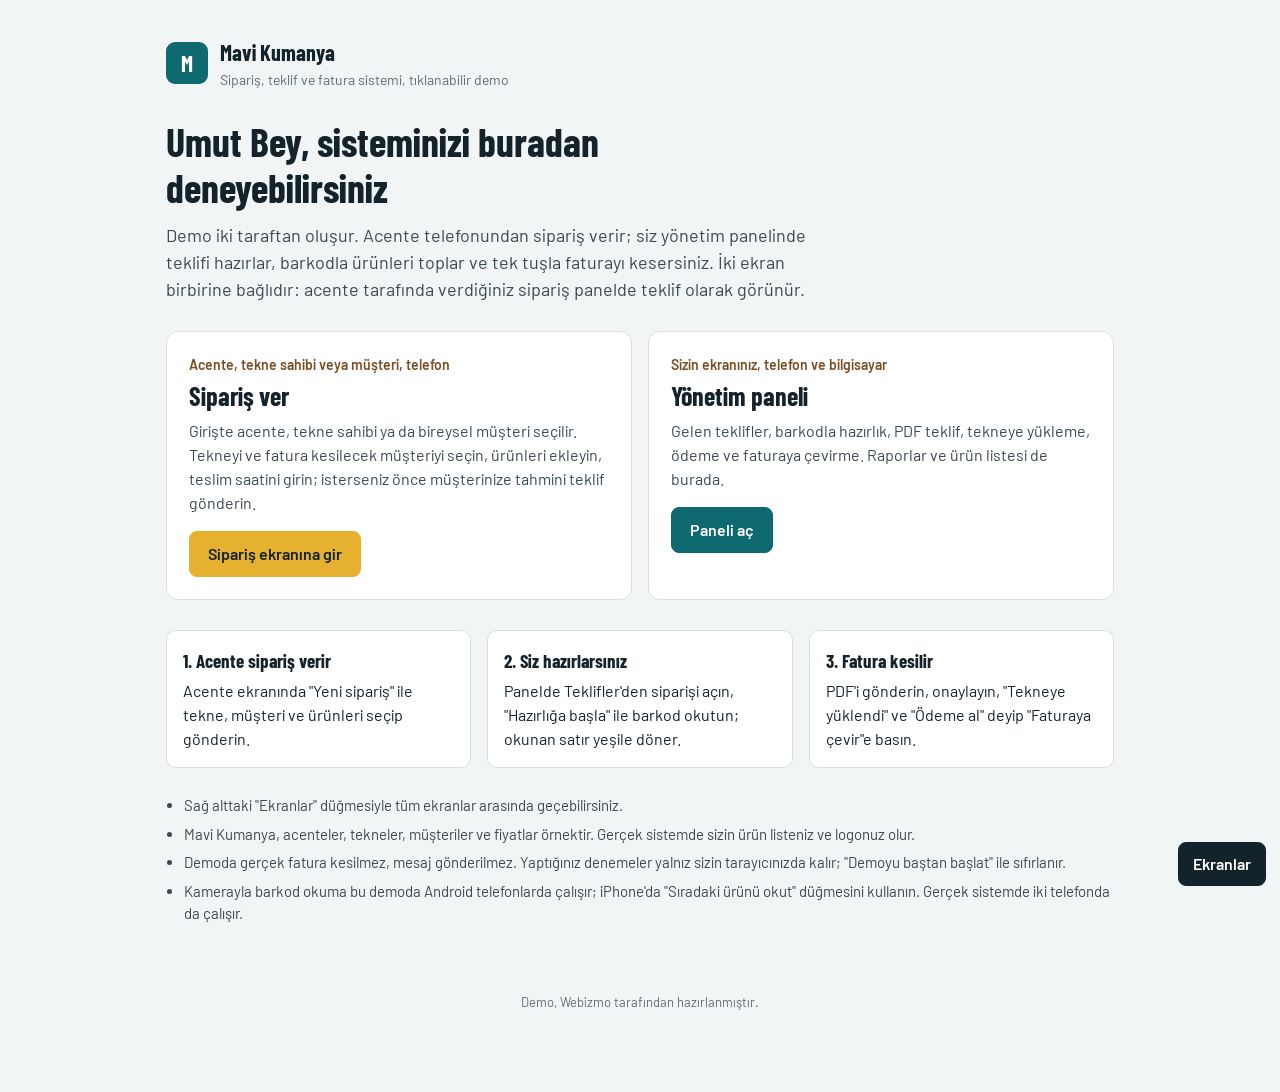
<file: index.html>
<!DOCTYPE html>
<html lang="tr">
<head>
<meta charset="UTF-8">
<meta name="viewport" content="width=device-width, initial-scale=1">
<meta name="robots" content="noindex">
<title>Mavi Kumanya demo</title>
<link rel="stylesheet" href="style.css">
</head>
<body>
<div class="home">
  <div class="top"><div class="mark">M</div><div><b style="font-family:'Barlow Condensed';font-size:22px">Mavi Kumanya</b><div class="small muted">Sipariş, teklif ve fatura sistemi, tıklanabilir demo</div></div></div>
  <h1>Umut Bey, sisteminizi buradan deneyebilirsiniz</h1>
  <p class="lead">Demo iki taraftan oluşur. Acente telefonundan sipariş verir; siz yönetim panelinde teklifi hazırlar, barkodla ürünleri toplar ve tek tuşla faturayı kesersiniz. İki ekran birbirine bağlıdır: acente tarafında verdiğiniz sipariş panelde teklif olarak görünür.</p>

  <div class="doors">
    <a class="door" href="acente.html">
      <div class="who">Acente, tekne sahibi veya müşteri, telefon</div>
      <h2>Sipariş ver</h2>
      <p>Girişte acente, tekne sahibi ya da bireysel müşteri seçilir. Tekneyi ve fatura kesilecek müşteriyi seçin, ürünleri ekleyin, teslim saatini girin; isterseniz önce müşterinize tahmini teklif gönderin.</p>
      <span class="btn flag go">Sipariş ekranına gir</span>
    </a>
    <a class="door" href="panel.html">
      <div class="who">Sizin ekranınız, telefon ve bilgisayar</div>
      <h2>Yönetim paneli</h2>
      <p>Gelen teklifler, barkodla hazırlık, PDF teklif, tekneye yükleme, ödeme ve faturaya çevirme. Raporlar ve ürün listesi de burada.</p>
      <span class="btn go">Paneli aç</span>
    </a>
  </div>

  <div class="steps">
    <div><b>1. Acente sipariş verir</b>Acente ekranında "Yeni sipariş" ile tekne, müşteri ve ürünleri seçip gönderin.</div>
    <div><b>2. Siz hazırlarsınız</b>Panelde Teklifler'den siparişi açın, "Hazırlığa başla" ile barkod okutun; okunan satır yeşile döner.</div>
    <div><b>3. Fatura kesilir</b>PDF'i gönderin, onaylayın, "Tekneye yüklendi" ve "Ödeme al" deyip "Faturaya çevir"e basın.</div>
  </div>

  <ul class="notes">
    <li>Sağ alttaki "Ekranlar" düğmesiyle tüm ekranlar arasında geçebilirsiniz.</li>
    <li>Mavi Kumanya, acenteler, tekneler, müşteriler ve fiyatlar örnektir. Gerçek sistemde sizin ürün listeniz ve logonuz olur.</li>
    <li>Demoda gerçek fatura kesilmez, mesaj gönderilmez. Yaptığınız denemeler yalnız sizin tarayıcınızda kalır; "Demoyu baştan başlat" ile sıfırlanır.</li>
    <li>Kamerayla barkod okuma bu demoda Android telefonlarda çalışır; iPhone'da "Sıradaki ürünü okut" düğmesini kullanın. Gerçek sistemde iki telefonda da çalışır.</li>
  </ul>
</div>
<div class="foot">Demo, Webizmo tarafından hazırlanmıştır.</div>
<script src="store.js"></script>
</body>
</html>
</file>
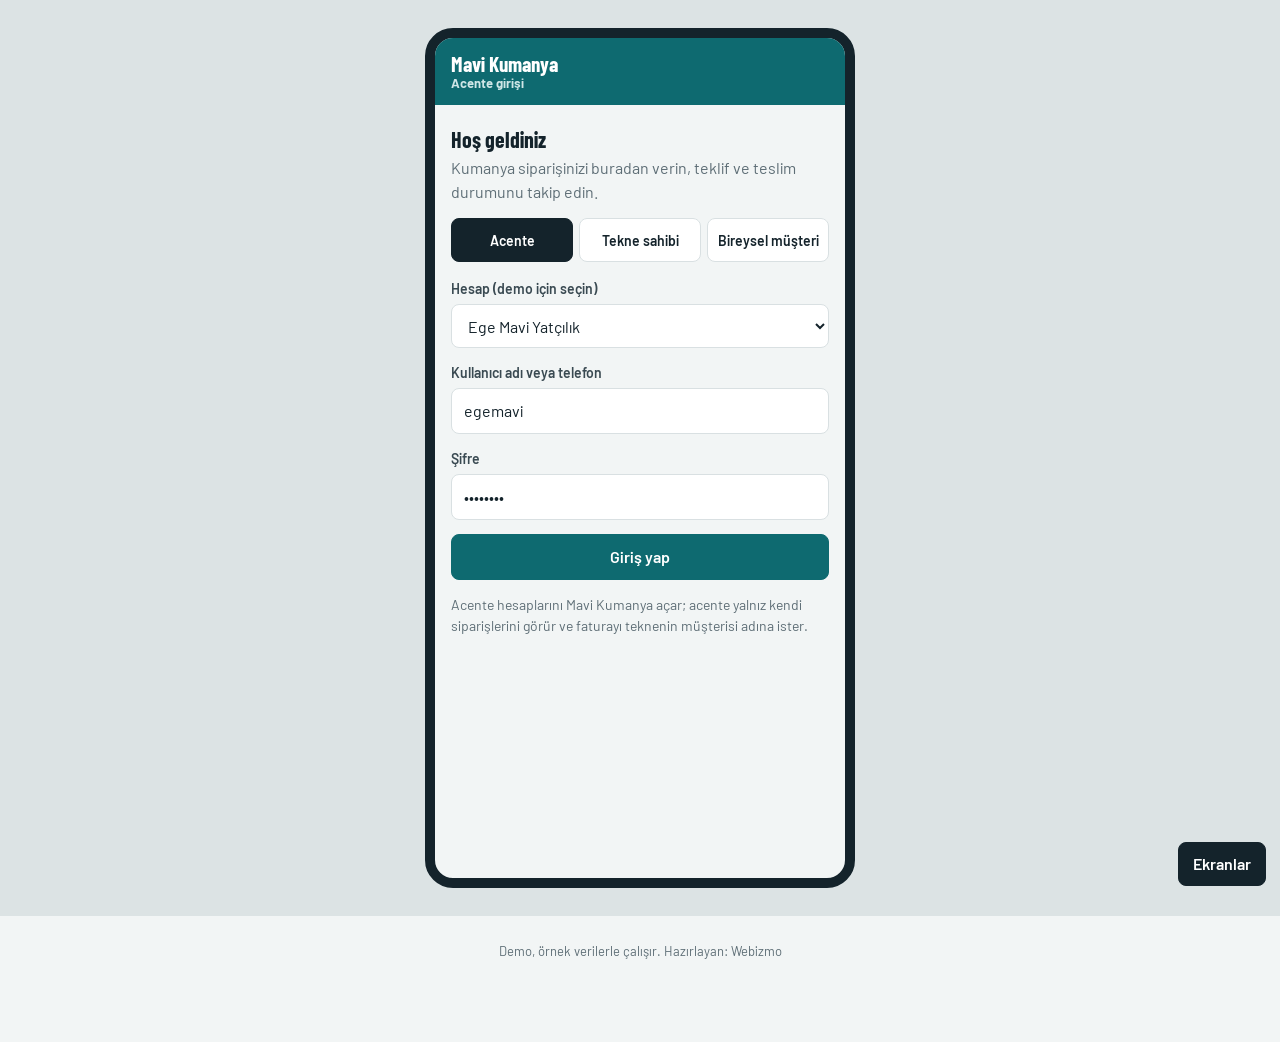
<file: acente.html>
<!DOCTYPE html>
<html lang="tr">
<head>
<meta charset="UTF-8">
<meta name="viewport" content="width=device-width, initial-scale=1">
<meta name="robots" content="noindex">
<meta name="theme-color" content="#0E6A70">
<title>Acente ekranı, Mavi Kumanya demo</title>
<link rel="stylesheet" href="style.css">
</head>
<body class="app">
<div class="phone-wrap">
  <div class="phone">
    <div class="appbar">
      <button type="button" id="back" class="hide" aria-label="Geri">Geri</button>
      <h1 id="title">Mavi Kumanya</h1>
      <button type="button" id="logout" class="hide">Çıkış</button>
    </div>
    <div class="scroll" id="view"></div>
    <div class="tabbar hide" id="tabs">
      <button type="button" data-go="liste">Siparişlerim</button>
      <button type="button" data-go="yeni" class="plus"><span>+</span>Yeni sipariş</button>
    </div>
  </div>
</div>
<div class="foot">Demo, örnek verilerle çalışır. Hazırlayan: Webizmo</div>
<script src="store.js"></script>
<script src="acente.js"></script>
</body>
</html>
</file>
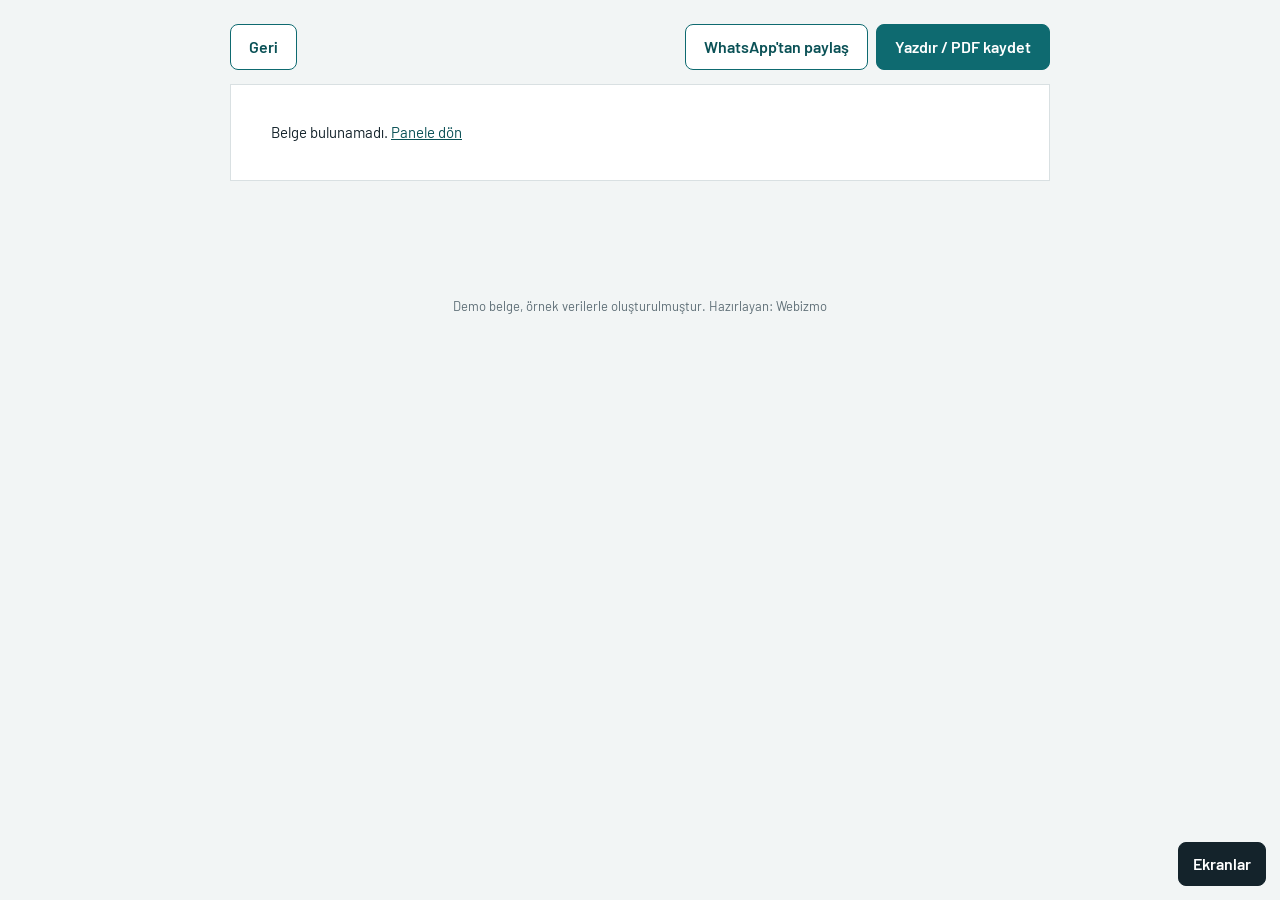
<file: belge.html>
<!DOCTYPE html>
<html lang="tr">
<head>
<meta charset="UTF-8">
<meta name="viewport" content="width=device-width, initial-scale=1">
<meta name="robots" content="noindex">
<title>Teklif / fatura, Mavi Kumanya demo</title>
<link rel="stylesheet" href="style.css">
</head>
<body>
<div class="doc-wrap">
  <div class="doc-tools">
    <button type="button" class="btn alt" onclick="history.length > 1 ? history.back() : location.href = 'panel.html'">Geri</button>
    <div class="acts">
      <button type="button" class="btn alt" id="share">WhatsApp'tan paylaş</button>
      <button type="button" class="btn" onclick="window.print()">Yazdır / PDF kaydet</button>
    </div>
  </div>
  <div class="doc" id="doc"></div>
</div>
<div class="foot">Demo belge, örnek verilerle oluşturulmuştur. Hazırlayan: Webizmo</div>
<script src="store.js"></script>
<script>
(function () {
  const qs = new URLSearchParams(location.search);
  const o = order(qs.get('id')), isInv = qs.get('tip') === 'fatura';
  const doc = $('#doc');
  if (!o) { doc.innerHTML = '<p>Belge bulunamadı. <a href="panel.html">Panele dön</a></p>'; return; }
  const c = cust(o.c), f = isInv ? S.invoices.find(x => x.id === o.invoiceId) : null;
  const vat = kdvSplit(o), sum = total(o);
  document.title = (isInv ? 'Fatura ' + (f ? f.no : '') : 'Teklif ' + o.no) + ', Mavi Kumanya demo';
  doc.innerHTML = `
    <div class="dh">
      <div><div style="display:flex;align-items:center;gap:10px"><div class="mark">M</div><b style="font-family:'Barlow Condensed';font-size:22px">Mavi Kumanya</b></div>
        <p class="small muted" style="margin-top:6px">Tekne kumanya tedariki<br>Göcek / Fethiye, 0252 000 00 00</p></div>
      <div style="text-align:right"><h1>${isInv ? esc(f ? f.type : '') + ' Fatura' : (o.status === 'musteri' || o.status === 'yeni' ? 'Tahmini Kumanya Teklifi' : 'Kumanya Teklifi')}</h1>
        <p class="small">${isInv && f ? 'Fatura no: <b>' + f.no + '</b><br>Tarih: ' + trDate(f.date) : 'Teklif no: <b>' + o.no + '</b>, sürüm ' + o.version + '<br>Tarih: ' + trDate(dayStr(0))}</p></div>
    </div>
    <div class="two">
      <div><small>${isInv ? 'Alıcı' : 'Fatura kesilecek müşteri'}</small><b>${esc(c.name)}</b><br>${esc(c.taxNo)}<br>${esc(c.addr)}</div>
      <div><small>Tekne ve teslim</small><b>${esc(boat(o.b).name)}</b>, ${esc(agency(o.a).name)}<br>${trDate(o.date)} ${o.time}<br>${esc(o.place)}</div>
    </div>
    <div class="tw"><table class="t"><thead><tr><th>Ürün</th><th class="r">Miktar</th><th class="r">Birim fiyat</th><th class="r">KDV</th><th class="r">Tutar</th></tr></thead><tbody>
      ${o.lines.map(l => { const p = prod(l.pid); return `<tr><td>${esc(p.name)}</td><td class="r">${qtyTxt(lineQty(l), p.unit)}</td><td class="r num">${money(l.price)}</td><td class="r">%${p.kdv}</td><td class="r num">${money(lineTotal(l))}</td></tr>`; }).join('')}
    </tbody></table></div>
    <div class="totals">
      ${vat.map(v => `<div class="sumrow small"><span>Matrah (%${v.k})</span><span class="num">${money(v.net)}</span></div><div class="sumrow small"><span>KDV %${v.k}</span><span class="num">${money(v.vat)}</span></div>`).join('')}
      <div class="sumrow tot"><span>${isInv ? 'Ödenecek tutar' : 'Teklif tutarı'}</span><span class="num">${money(sum)}</span></div>
    </div>
    <p class="note">${isInv
      ? 'Bu belge demodur; gerçek fatura özel entegratör üzerinden GİB\'e iletilir ve müşterinin e-posta adresine gönderilir.'
      : 'Gramajlı ürünlerde tutar tartıma göre netleşmiştir. İlave ürünler eklendiğinde teklif yeni sürümle yeniden gönderilir. Teklif teslim tarihine kadar geçerlidir.'}
      Fiyat ve KDV oranları örnektir.</p>`;
  $('#share').onclick = () => toast('Gerçek sistemde PDF telefonun paylaşım menüsüyle WhatsApp\'tan gönderilir.');
})();
</script>
</body>
</html>
</file>
<file: style.css>
@import url('https://fonts.googleapis.com/css2?family=Barlow:wght@400;500;600;700&family=Barlow+Condensed:wght@600;700&display=swap');

:root{
  --ink:#14232B;
  --ink-2:#3A4A52;
  --muted:#5E6E76;
  --line:#D9E0E2;
  --bg:#F2F5F5;
  --card:#FFFFFF;
  --sea:#0E6A70;
  --sea-d:#0A5156;
  --sea-l:#DCEFEF;
  --teak:#7A4E24;
  --flag:#E5B12E;
  --flag-l:#FBF1D4;
  --ok:#23824F;
  --ok-l:#DDF2E5;
  --warn:#B4541B;
  --warn-l:#F8E6DA;
  --r:10px;
}
*{box-sizing:border-box;margin:0;padding:0}
html{-webkit-text-size-adjust:100%}
body{font-family:"Barlow",system-ui,sans-serif;font-size:16px;line-height:1.5;color:var(--ink);background:var(--bg)}
h1,h2,h3{font-family:"Barlow Condensed","Barlow",sans-serif;font-weight:700;line-height:1.15;color:var(--ink)}
h1{font-size:30px}
h2{font-size:22px}
h3{font-size:18px}
a{color:var(--sea-d)}
button,input,select,textarea{font:inherit;color:inherit}
:focus-visible{outline:3px solid var(--flag);outline-offset:2px}
.num{font-variant-numeric:tabular-nums}
.muted{color:var(--muted)}
.small{font-size:14px}
.hide{display:none!important}

/* düğmeler */
.btn{display:inline-flex;align-items:center;justify-content:center;gap:8px;min-height:44px;padding:10px 18px;border-radius:8px;border:1px solid var(--sea);background:var(--sea);color:#fff;font-weight:600;cursor:pointer;text-decoration:none;white-space:nowrap}
.btn:hover{background:var(--sea-d)}
.btn.alt{background:#fff;color:var(--sea-d)}
.btn.alt:hover{background:var(--sea-l)}
.btn.flag{background:var(--flag);border-color:var(--flag);color:var(--ink)}
.btn.flag:hover{background:#d6a222}
.btn.okb{background:var(--ok);border-color:var(--ok)}
.btn.sm{min-height:36px;padding:6px 12px;font-size:14px}
.btn.block{width:100%}
.btn[disabled]{opacity:.45;cursor:not-allowed}
.linkbtn{background:none;border:0;color:var(--sea-d);font-weight:600;cursor:pointer;text-decoration:underline;padding:4px 0}

/* form */
label.f{display:block;margin-bottom:14px}
label.f span{display:block;font-size:14px;font-weight:600;color:var(--ink-2);margin-bottom:5px}
.inp{width:100%;min-height:44px;padding:10px 12px;border:1px solid var(--line);border-radius:8px;background:#fff}
.inp:focus{border-color:var(--sea)}

/* durum etiketleri */
.st{display:inline-block;padding:3px 10px;border-radius:6px;font-size:13px;font-weight:600;white-space:nowrap}
.st-musteri{background:#ECEFF1;color:var(--ink-2)}
.st-yeni{background:var(--flag-l);color:#7A5A00}
.st-hazirlaniyor{background:var(--warn-l);color:var(--warn)}
.st-teklif{background:var(--sea-l);color:var(--sea-d)}
.st-onaylandi{background:#E4E9F7;color:#2F4A8A}
.st-yuklendi{background:#EDE6DD;color:var(--teak)}
.st-faturalandi{background:var(--ok-l);color:var(--ok)}

/* kart, tablo */
.card{background:var(--card);border:1px solid var(--line);border-radius:var(--r);padding:18px}
table.t{width:100%;border-collapse:collapse;font-size:15px}
table.t th{text-align:left;font-size:13px;font-weight:600;color:var(--muted);padding:8px 10px;border-bottom:1px solid var(--line)}
table.t td{padding:10px;border-bottom:1px solid var(--line);vertical-align:middle}
table.t tr.click{cursor:pointer}
table.t tr.click:hover td{background:#F7FAFA}
.r{text-align:right}
.tw{overflow-x:auto}

/* bildirim */
.toast{position:fixed;left:50%;bottom:84px;transform:translateX(-50%);background:var(--ink);color:#fff;padding:12px 18px;border-radius:8px;font-size:15px;max-width:min(92vw,460px);z-index:60;box-shadow:0 6px 18px rgba(0,0,0,.18)}

/* modal */
.modal{position:fixed;inset:0;background:rgba(20,35,43,.5);display:flex;align-items:center;justify-content:center;padding:16px;z-index:50}
.modal .box{background:#fff;border-radius:12px;max-width:480px;width:100%;padding:22px;max-height:90vh;overflow:auto}
.modal .box h3{margin-bottom:10px}
.modal .acts{display:flex;gap:10px;justify-content:flex-end;margin-top:18px;flex-wrap:wrap}

/* ekranlar düğmesi */
.screens{position:fixed;right:14px;bottom:14px;z-index:40}
.screens>button{min-height:44px;padding:8px 14px;border-radius:8px;border:1px solid var(--ink);background:var(--ink);color:#fff;font-weight:600;cursor:pointer}
.screens nav{position:absolute;right:0;bottom:52px;background:#fff;border:1px solid var(--line);border-radius:10px;padding:8px;width:250px;box-shadow:0 8px 24px rgba(0,0,0,.14)}
.screens nav a{display:block;padding:9px 10px;border-radius:6px;text-decoration:none;color:var(--ink);font-size:15px}
.screens nav a:hover{background:var(--bg)}
.screens nav .sep{border-top:1px solid var(--line);margin:6px 0}

.foot{font-size:13px;color:var(--muted);text-align:center;padding:26px 16px 80px}

/* ---------- giriş sayfası ---------- */
.home{max-width:980px;margin:0 auto;padding:36px 16px}
.home .top{display:flex;align-items:center;gap:12px;margin-bottom:28px}
.mark{width:42px;height:42px;border-radius:9px;background:var(--sea);color:#fff;display:flex;align-items:center;justify-content:center;font-family:"Barlow Condensed";font-size:22px;font-weight:700}
.home h1{font-size:40px;max-width:640px}
.home .lead{font-size:18px;color:var(--ink-2);max-width:640px;margin:12px 0 28px}
.doors{display:grid;grid-template-columns:1fr 1fr;gap:16px}
.door{display:block;text-decoration:none;color:inherit;background:#fff;border:1px solid var(--line);border-radius:12px;padding:22px}
.door:hover{border-color:var(--sea)}
.door .who{font-size:14px;font-weight:600;color:var(--teak)}
.door h2{margin:6px 0 8px;font-size:26px}
.door p{color:var(--ink-2)}
.door .go{margin-top:16px}
.steps{margin-top:30px;display:grid;grid-template-columns:repeat(3,1fr);gap:16px}
.steps div{background:#fff;border:1px solid var(--line);border-radius:10px;padding:16px}
.steps b{display:block;font-family:"Barlow Condensed";font-size:19px;margin-bottom:4px}
.notes{margin-top:26px;font-size:15px;color:var(--ink-2)}
.notes li{margin:0 0 6px 18px}

/* ---------- acente (telefon) ---------- */
.phone-wrap{min-height:100vh;display:flex;justify-content:center}
.phone{width:100%;max-width:430px;min-height:100vh;background:var(--bg);position:relative;display:flex;flex-direction:column}
@media (min-width:700px){
  .phone-wrap{padding:28px 0;background:#DCE3E4}
  .phone{min-height:860px;height:860px;border-radius:28px;border:10px solid var(--ink);overflow:hidden}
  .phone .scroll{overflow-y:auto}
}
.appbar{background:var(--sea);color:#fff;padding:14px 16px;display:flex;align-items:center;gap:10px}
.appbar h1{color:#fff;font-size:21px;flex:1}
.appbar button{background:none;border:0;color:#fff;font-size:15px;font-weight:600;cursor:pointer;min-height:40px;padding:0 6px}
.appbar .sub{font-size:13px;color:#CFE6E7;font-family:"Barlow"}
.scroll{flex:1;padding:16px 16px 96px}
.tabbar{position:sticky;bottom:0;display:flex;background:#fff;border-top:1px solid var(--line)}
.tabbar button{flex:1;min-height:58px;background:none;border:0;font-weight:600;font-size:14px;color:var(--muted);cursor:pointer}
.tabbar button.on{color:var(--sea-d);box-shadow:inset 0 3px 0 var(--sea)}
.tabbar .plus{color:var(--ink)}
.tabbar .plus span{display:inline-flex;width:30px;height:30px;border-radius:8px;background:var(--flag);align-items:center;justify-content:center;font-size:22px;line-height:1;margin-right:6px;vertical-align:middle}

.olist .o{background:#fff;border:1px solid var(--line);border-radius:10px;padding:14px;margin-bottom:10px;cursor:pointer;width:100%;text-align:left}
.olist .o .l1{display:flex;justify-content:space-between;gap:8px;align-items:center}
.olist .o .boat{font-family:"Barlow Condensed";font-size:20px;font-weight:700}
.olist .o .l2{font-size:14px;color:var(--muted);margin-top:4px}
.olist .o .l3{display:flex;justify-content:space-between;margin-top:8px;font-weight:600}

.roles{display:flex;gap:6px;margin-bottom:16px}
.roles button{flex:1;min-height:44px;border:1px solid var(--line);background:#fff;border-radius:8px;font-weight:600;font-size:14px;cursor:pointer;padding:4px}
.roles button.on{background:var(--ink);color:#fff;border-color:var(--ink)}
.wiz{display:flex;gap:6px;margin-bottom:16px}
.wiz div{flex:1;height:5px;border-radius:3px;background:var(--line)}
.wiz div.on{background:var(--sea)}
.cats{display:flex;gap:8px;overflow-x:auto;padding-bottom:6px;margin:10px 0}
.cats button{min-height:38px;padding:6px 14px;border-radius:8px;border:1px solid var(--line);background:#fff;font-weight:600;white-space:nowrap;cursor:pointer}
.cats button.on{background:var(--ink);color:#fff;border-color:var(--ink)}
.prod{display:flex;align-items:center;gap:10px;padding:11px 0;border-bottom:1px solid var(--line)}
.prod .nm{flex:1;min-width:0}
.prod .nm b{display:block;font-weight:600}
.prod .nm small{color:var(--muted);font-size:13px}
.step{display:flex;align-items:center;border:1px solid var(--line);border-radius:8px;background:#fff}
.step button{width:40px;height:40px;border:0;background:none;font-size:20px;font-weight:600;cursor:pointer;color:var(--sea-d)}
.step input{width:52px;text-align:center;border:0;height:40px;background:none}
.cartbar{position:sticky;bottom:58px;background:var(--ink);color:#fff;border-radius:10px;padding:10px 12px;display:flex;align-items:center;justify-content:space-between;gap:10px;margin-top:12px}
.timeline{list-style:none;margin:8px 0 0}
.timeline li{padding:6px 0 6px 22px;position:relative;font-size:15px;color:var(--muted)}
.timeline li::before{content:"";position:absolute;left:4px;top:13px;width:9px;height:9px;border-radius:50%;background:var(--line)}
.timeline li.done{color:var(--ink)}
.timeline li.done::before{background:var(--ok)}
.sumrow{display:flex;justify-content:space-between;padding:6px 0}
.sumrow.tot{font-weight:700;font-size:18px;border-top:1px solid var(--line);margin-top:6px;padding-top:10px}

/* ---------- panel ---------- */
.pn{display:grid;grid-template-columns:230px 1fr;min-height:100vh}
.side{background:var(--ink);color:#fff;padding:18px 12px;position:sticky;top:0;height:100vh}
.side .brand{display:flex;align-items:center;gap:10px;padding:0 6px 18px}
.side .brand b{font-family:"Barlow Condensed";font-size:21px}
.side .brand small{display:block;color:#A9BAC0;font-size:12px}
.side a{display:flex;justify-content:space-between;align-items:center;padding:10px 12px;border-radius:8px;color:#D6E1E4;text-decoration:none;font-weight:500;margin-bottom:2px}
.side a.on,.side a:hover{background:#22343D;color:#fff}
.side a .c{background:var(--flag);color:var(--ink);border-radius:6px;font-size:12px;font-weight:700;padding:1px 7px}
.main{padding:24px 28px 90px;min-width:0}
.main .hd{display:flex;justify-content:space-between;align-items:flex-start;gap:12px;margin-bottom:18px;flex-wrap:wrap}
.main .hd p{color:var(--muted);margin-top:2px}
.kpis{display:grid;grid-template-columns:repeat(4,1fr);gap:12px;margin-bottom:18px}
.kpi{background:#fff;border:1px solid var(--line);border-radius:10px;padding:14px 16px}
.kpi .v{font-family:"Barlow Condensed";font-size:30px;font-weight:700}
.kpi .k{font-size:14px;color:var(--muted)}
.grid2{display:grid;grid-template-columns:1.6fr 1fr;gap:16px}
.filters{display:flex;gap:8px;flex-wrap:wrap;margin-bottom:12px}
.filters button{min-height:38px;padding:6px 12px;border:1px solid var(--line);background:#fff;border-radius:8px;font-weight:600;cursor:pointer;font-size:14px}
.filters button.on{background:var(--ink);color:#fff;border-color:var(--ink)}
.acts{display:flex;gap:8px;flex-wrap:wrap}
.meta{display:grid;grid-template-columns:repeat(4,1fr);gap:12px;margin-bottom:16px}
.meta>div{background:#fff;border:1px solid var(--line);border-radius:10px;padding:12px 14px}
.meta>div>small{display:block;color:var(--muted);font-size:13px}
.meta b{font-weight:600}
.lines input.inp{min-height:38px;padding:6px 8px;width:90px;text-align:right}
.mtop{position:sticky;top:0;z-index:30;background:var(--ink);color:#fff;padding:10px 16px;display:none;align-items:center;gap:10px}
.mtop select{flex:1;min-height:42px;border-radius:8px;border:0;padding:0 10px;color:var(--ink)}

/* hazırlık */
.scanbox{display:flex;gap:10px;flex-wrap:wrap;margin-bottom:14px}
.scanbox .inp{flex:1;min-width:200px}
.prog{height:10px;border-radius:5px;background:var(--line);overflow:hidden;margin:6px 0 14px}
.prog div{height:100%;background:var(--ok)}
.pl{display:flex;align-items:center;gap:12px;padding:12px 14px;border:1px solid var(--line);border-radius:10px;background:#fff;margin-bottom:8px}
.pl.ok{background:var(--ok-l);border-color:#9FD3B4}
.pl .nm{flex:1;min-width:0}
.pl .nm b{display:block}
.pl .nm small{color:var(--muted)}
.pl .tick{width:30px;height:30px;border-radius:50%;border:2px solid var(--line);flex:none;display:flex;align-items:center;justify-content:center;font-weight:700;color:#fff}
.pl.ok .tick{background:var(--ok);border-color:var(--ok)}
.pl .w{display:flex;align-items:center;gap:6px;font-size:14px}
.pl .w input{width:76px;min-height:38px;text-align:right}
.flash{animation:fl .6s ease}
@keyframes fl{from{box-shadow:0 0 0 4px var(--ok)}to{box-shadow:none}}
.cam{position:fixed;inset:0;background:#000;z-index:55;display:flex;flex-direction:column;align-items:center;justify-content:center;gap:14px;padding:16px}
.cam video{width:100%;max-width:520px;border-radius:10px}
.cam p{color:#fff}

@media (prefers-reduced-motion:reduce){.flash{animation:none}}

@media (max-width:900px){
  .pn{grid-template-columns:1fr}
  .side{display:none}
  .mtop{display:flex}
  .main{padding:16px 16px 90px}
  .kpis{grid-template-columns:1fr 1fr}
  .grid2{grid-template-columns:1fr}
  .meta{grid-template-columns:1fr 1fr}
  .doors,.steps{grid-template-columns:1fr}
  .home h1{font-size:32px}
}
@media (max-width:560px){
  table.t.resp thead{display:none}
  table.t.resp tr{display:block;border:1px solid var(--line);border-radius:10px;background:#fff;margin-bottom:10px;padding:6px 4px}
  table.t.resp td{display:flex;justify-content:space-between;gap:10px;border:0;padding:6px 10px}
  table.t.resp td::before{content:attr(data-l);color:var(--muted);font-size:13px}
  table.t.resp td.r{text-align:right}
}

/* ---------- belge (teklif / fatura) ---------- */
.doc-wrap{padding:24px 16px 90px}
.doc-tools{max-width:820px;margin:0 auto 14px;display:flex;gap:10px;flex-wrap:wrap;justify-content:space-between;align-items:center}
.doc{max-width:820px;margin:0 auto;background:#fff;border:1px solid var(--line);padding:36px 40px;font-size:15px}
.doc .dh{display:flex;justify-content:space-between;gap:20px;flex-wrap:wrap;border-bottom:3px solid var(--sea);padding-bottom:16px;margin-bottom:18px}
.doc .dh h1{font-size:28px}
.doc .two{display:grid;grid-template-columns:1fr 1fr;gap:20px;margin-bottom:18px}
.doc .two small{display:block;color:var(--muted);font-size:13px}
.doc table.t td,.doc table.t th{padding:7px 8px}
.doc .totals{margin-left:auto;max-width:300px;margin-top:12px}
.doc .note{margin-top:22px;font-size:13px;color:var(--muted)}
@media (max-width:560px){.doc{padding:20px 16px}.doc .two{grid-template-columns:1fr}}
@media print{
  body{background:#fff}
  .doc-tools,.screens,.foot{display:none!important}
  .doc{border:0;padding:0;max-width:none}
  .doc-wrap{padding:0}
}

/* telefon ekranında Ekranlar düğmesi alt menünün üstünde dursun */
@media (max-width:699px){
  body.app .screens{bottom:132px;right:8px}
  body.app .screens>button{min-height:40px;padding:6px 12px;opacity:.92}
}
@media (max-width:560px){
  .pl{flex-wrap:wrap}
  .pl .nm{flex-basis:calc(100% - 120px)}
  .pl .w{order:3;width:100%;padding-left:42px}
}
</file>
